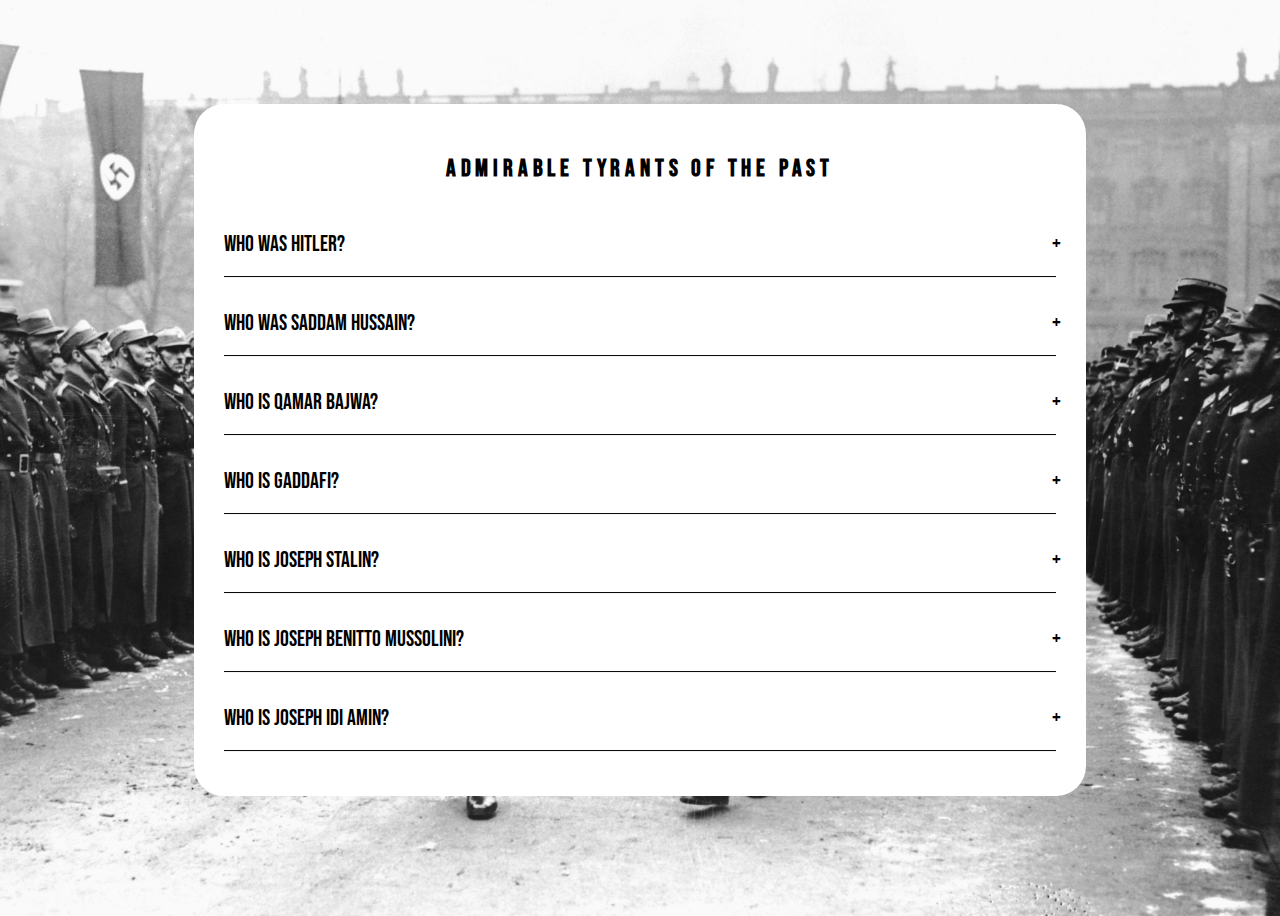
<file: index.html>
<!DOCTYPE html>
<html lang="en">
<head>
    <meta charset="UTF-8">
    <meta name="viewport" content="width=device-width, initial-scale=1.0">
    <title>beginners project 3</title>
    <link rel="preconnect" href="https://fonts.googleapis.com"><link rel="preconnect" href="https://fonts.gstatic.com" crossorigin>
    <link href="https://fonts.googleapis.com/css2?family=Bebas+Neue&display=swap" rel="stylesheet">
    <link rel="stylesheet" href="style.css">
</head>
<body>
    <section class="hero">
     <div class="accordion">
         <h2 class="accordion-title">Admirable Tyrants of The Past</h2>
         <div class="content-container">
             <div class="Question">Who was Hitler?</div>
             <div class="Answer">Adolf Hitler was an Austrian-born German politician
                  who was dictator of Germany from 1933 until his death in 1945. He rose to power as the leader of the Nazi Party,
                  becoming the chancellor in 1933 and then taking the title of Führer und Reichskanzler in 1934.</div>
         </div>
         <div class="content-container">
            <div class="Question">Who was Saddam Hussain?</div>
            <div class="Answer">Saddam Hussein, also spelled Ṣaddām Ḥusayn, in full Ṣaddām Ḥusayn al-Tikrītī, (born April 28, 1937, Al-ʿAwjah, Iraq—died December 30, 2006, Baghdad),
                 president of Iraq (1979–2003) whose brutal rule was marked by costly and unsuccessful wars against neighbouring countrie</div>
        </div>
        <div class="content-container">
            <div class="Question">Who Is Qamar Bajwa?</div>
            <div class="Answer">General Qamar Javed Bajwa NI, HI is a retired Pakistani army general who served as the tenth Chief of the 
                Army Staff of Pakistan from 29 November 2016 to 29 November 2022. In 2018 he was ranked 68th in the Forbes list of the World's Most Powerful People.</div>
        </div>
        <div class="content-container">
            <div class="Question">Who Is Gaddafi?</div>
            <div class="Answer">Muammar Gaddafi became the de facto leader of Libya on 1 September 1969 after leading a group of young Libyan Army officers against King Idris I in a bloodless coup d'état.
        </div>
     </div>
     <div class="content-container">
        <div class="Question">Who Is Joseph Stalin?</div>
        <div class="Answer">Joseph Vissarionovich Stalin was a Georgian-born Soviet revolutionary and political leader who led the Soviet Union from 1924 until his death in 1953. He held power as General Secretary of the Communist Party of the Soviet Union and Chairman of the Council of Ministers of the Soviet Union.</div>
    </div>
    <div class="content-container">
        <div class="Question">Who Is Joseph Benitto Mussolini?</div>
        <div class="Answer">Benito Mussolini was an Italian political leader who became the fascist dictator of Italy from 1925 to 1945. Originally a revolutionary socialist and a newspaper journalist and editor, he forged Italy's violent paramilitary fascist movement in 1919 and declared himself prime minister in 1922.</div>
    </div>
    <div class="content-container">
        <div class="Question">Who Is Joseph idi Amin?</div>
        <div class="Answer">Idi Amin Dada Oumee was a Ugandan military officer and politician who served as the third president of Uganda from 1971 to 1979. He ruled as a military dictator and is considered one of the most brutal despots in modern world history.</div>
    </div>
    
 </div>
    </section>
    <script src="app.js"></script>
</body>
</html>
</file>
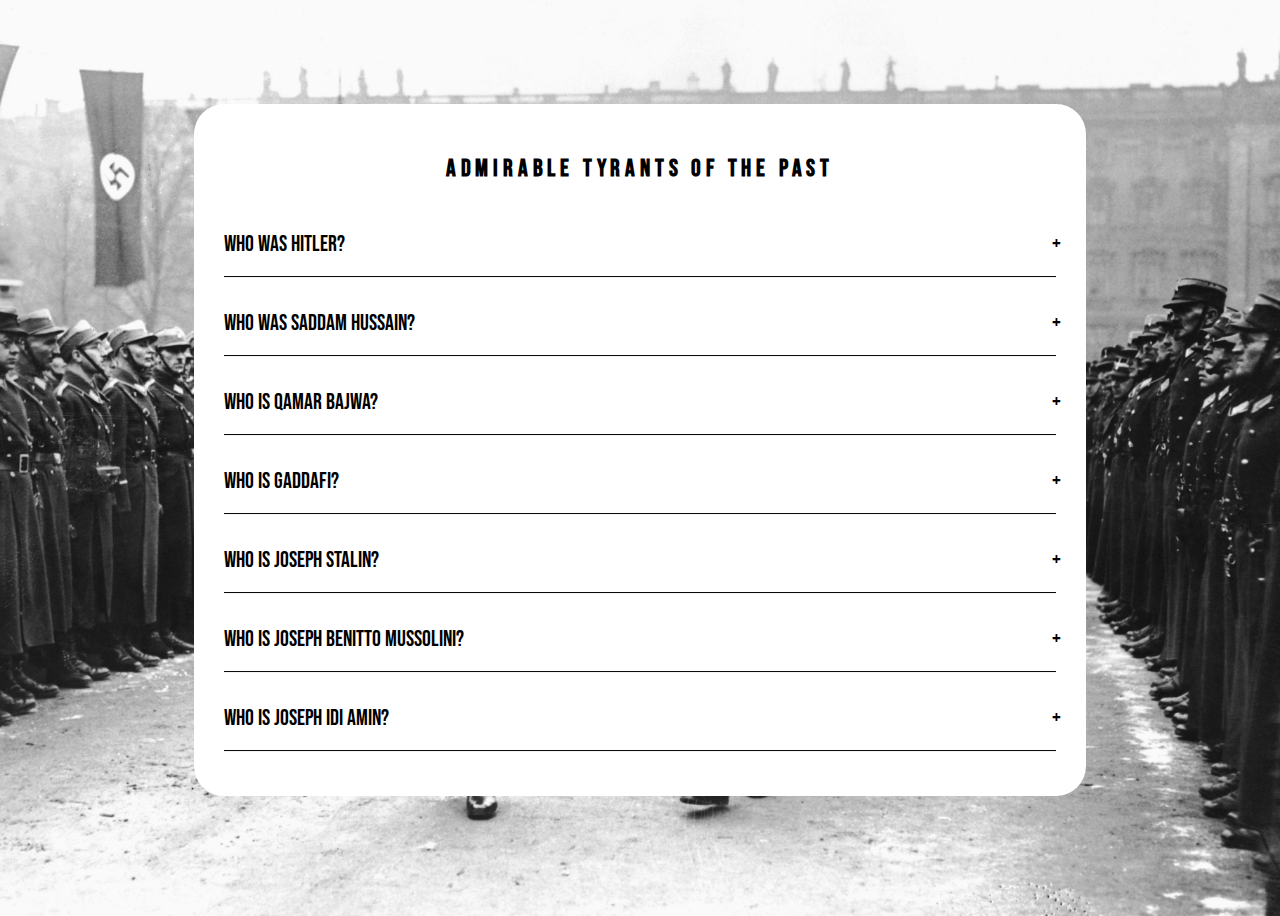
<file: index.html.html>
<!DOCTYPE html>
<html lang="en">
<head>
    <meta charset="UTF-8">
    <meta name="viewport" content="width=device-width, initial-scale=1.0">
    <title>beginners project 3</title>
    <link rel="preconnect" href="https://fonts.googleapis.com"><link rel="preconnect" href="https://fonts.gstatic.com" crossorigin>
    <link href="https://fonts.googleapis.com/css2?family=Bebas+Neue&display=swap" rel="stylesheet">
    <link rel="stylesheet" href="style.css">
</head>
<body>
    <section class="hero">
     <div class="accordion">
         <h2 class="accordion-title">Admirable Tyrants of The Past</h2>
         <div class="content-container">
             <div class="Question">Who was Hitler?</div>
             <div class="Answer">Adolf Hitler was an Austrian-born German politician
                  who was dictator of Germany from 1933 until his death in 1945. He rose to power as the leader of the Nazi Party,
                  becoming the chancellor in 1933 and then taking the title of Führer und Reichskanzler in 1934.</div>
         </div>
         <div class="content-container">
            <div class="Question">Who was Saddam Hussain?</div>
            <div class="Answer">Saddam Hussein, also spelled Ṣaddām Ḥusayn, in full Ṣaddām Ḥusayn al-Tikrītī, (born April 28, 1937, Al-ʿAwjah, Iraq—died December 30, 2006, Baghdad),
                 president of Iraq (1979–2003) whose brutal rule was marked by costly and unsuccessful wars against neighbouring countrie</div>
        </div>
        <div class="content-container">
            <div class="Question">Who Is Qamar Bajwa?</div>
            <div class="Answer">General Qamar Javed Bajwa NI, HI is a retired Pakistani army general who served as the tenth Chief of the 
                Army Staff of Pakistan from 29 November 2016 to 29 November 2022. In 2018 he was ranked 68th in the Forbes list of the World's Most Powerful People.</div>
        </div>
        <div class="content-container">
            <div class="Question">Who Is Gaddafi?</div>
            <div class="Answer">Muammar Gaddafi became the de facto leader of Libya on 1 September 1969 after leading a group of young Libyan Army officers against King Idris I in a bloodless coup d'état.
        </div>
     </div>
     <div class="content-container">
        <div class="Question">Who Is Joseph Stalin?</div>
        <div class="Answer">Joseph Vissarionovich Stalin was a Georgian-born Soviet revolutionary and political leader who led the Soviet Union from 1924 until his death in 1953. He held power as General Secretary of the Communist Party of the Soviet Union and Chairman of the Council of Ministers of the Soviet Union.</div>
    </div>
    <div class="content-container">
        <div class="Question">Who Is Joseph Benitto Mussolini?</div>
        <div class="Answer">Benito Mussolini was an Italian political leader who became the fascist dictator of Italy from 1925 to 1945. Originally a revolutionary socialist and a newspaper journalist and editor, he forged Italy's violent paramilitary fascist movement in 1919 and declared himself prime minister in 1922.</div>
    </div>
    <div class="content-container">
        <div class="Question">Who Is Joseph idi Amin?</div>
        <div class="Answer">Idi Amin Dada Oumee was a Ugandan military officer and politician who served as the third president of Uganda from 1971 to 1979. He ruled as a military dictator and is considered one of the most brutal despots in modern world history.</div>
    </div>
    
 </div>
    </section>
    <script src="app.js"></script>
</body>
</html>
</file>
<file: style.css>
body{
    font-family: 'Bebas Neue';
    display: flex;
    justify-content: center;
    align-items: center;
    background: url(back.jpg) no-repeat center center/cover;
    height: 100vh;
}
.accordion{
    width: 65%;
    background-color: white;
    padding: 30px;
    border-radius: 30px;
    position: absolute;
    top: 50%;
    left: 50%;
    transform: translate(-50%, -50%);
}
.accordion .accordion-title{
    margin-bottom: 30px;
    text-align: center;
    letter-spacing: .3rem;
}
.accordion .content-container .Question{
    padding: 18px 0px;
    font-size: 22px;
    cursor: pointer;
    border-bottom: 1px solid black;
    position: relative;
}
.accordion .content-container .Question::after{
    content: '+';
    position: absolute;
    right: -5px;
}
.accordion .content-container .Answer{
    padding-top: 15px;
    font-size: 22px;
    line-height: 1.5;
    width: 100%;
    height: 0px;
    overflow: hidden;
    transition: .5s;
}

.accordion .content-container.active .Answer{
    height: 150px;
}
.accordion .content-container.active .Question{
    font-size: 18px;
    transition: .5s;
}
.accordion .content-container.active .Question::after{
    content: '-';
    font-size: 30px;
    transition: .5s;
}
</file>
